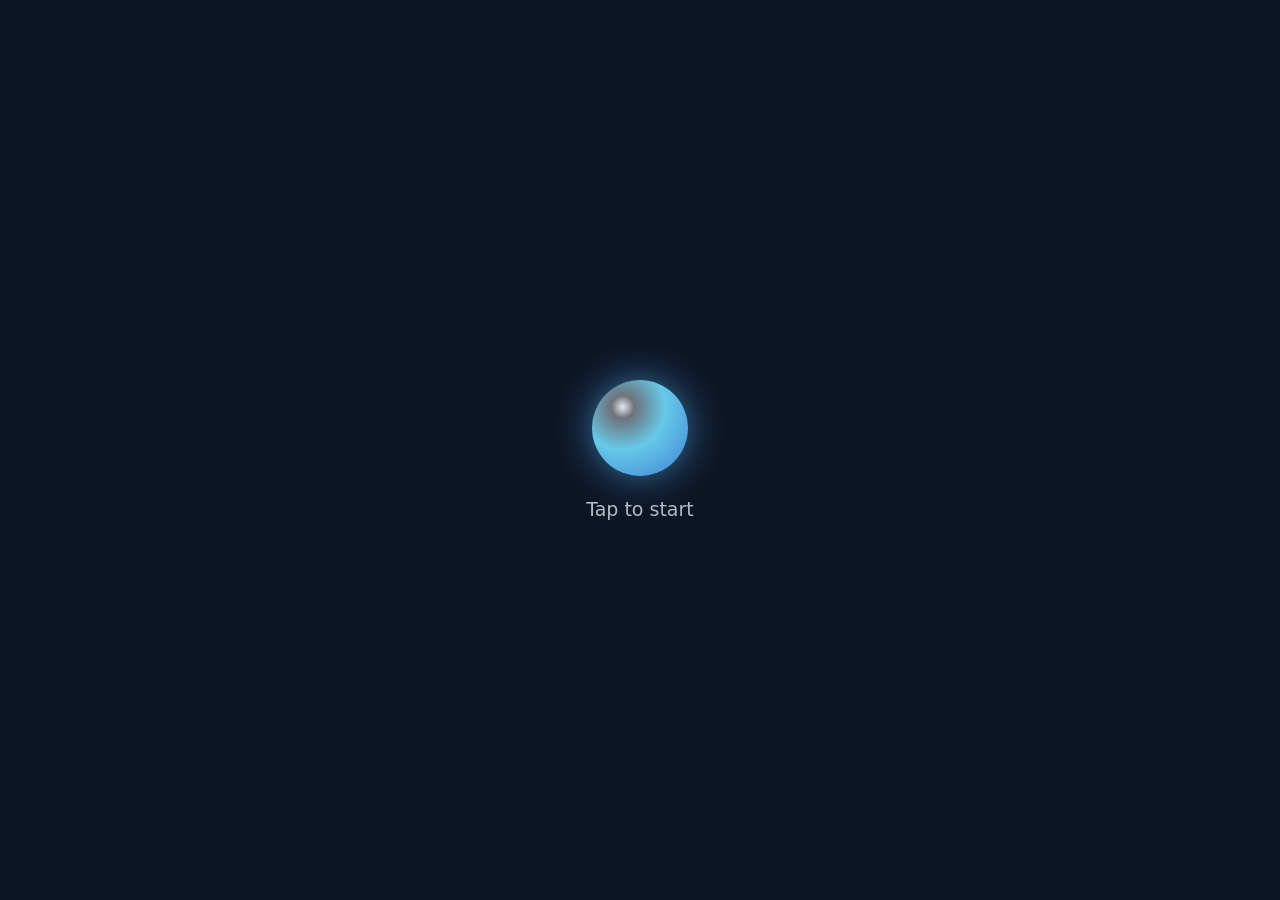
<file: index.html>
<!DOCTYPE html>
<html lang="en">
<head>
<meta charset="utf-8">
<meta name="viewport" content="width=device-width, initial-scale=1, viewport-fit=cover, maximum-scale=1, user-scalable=no">
<meta name="apple-mobile-web-app-capable" content="yes">
<meta name="apple-mobile-web-app-status-bar-style" content="black-translucent">
<meta name="apple-mobile-web-app-title" content="Playtime">
<meta name="color-scheme" content="dark">
<meta name="description" content="A self-contained play app for very young children. No data leaves the device.">
<title>Playtime</title>
<!-- Asset URLs carry ?v= so a freshly fetched index.html can never be paired
     with stale cached scripts. Bump the version on every release. -->
<link rel="manifest" href="manifest.webmanifest?v=3.36.0">
<link rel="apple-touch-icon" href="apple-touch-icon.png">
<link rel="icon" href="icon-192.png">
<link rel="stylesheet" href="style.css?v=3.36.0">
</head>
<body>

<!-- ===== Start curtain: iOS forbids audio until a real user gesture ===== -->
<div id="curtain" role="status">
  <div class="curtain-inner">
    <div class="curtain-dot"></div>
    <p>Tap to start</p>
  </div>
</div>

<!-- ===== Home menu (parent-facing territory) ===== -->
<main id="menu" aria-label="Choose a game" hidden>
  <h1 class="menu-title">Playtime</h1>
  <div id="menu-grid" class="menu-grid"><!-- tiles injected by app.js --></div>
  <div class="menu-foot">
    <button type="button" id="add-photos-btn" class="ghost-btn">Add photos</button>
    <button type="button" id="character-btn" class="ghost-btn">Set her picture</button>
    <button type="button" id="recalib-btn" class="ghost-btn subtle" hidden>Redo tap positions</button>
    <button type="button" id="sound-check-btn" class="ghost-btn subtle">Sound check</button>
    <input type="file" id="character-input" accept="image/*" hidden>
    <span class="foot-note">Photos stay on this iPad. Nothing is uploaded.</span>
    <pre id="sound-report" hidden></pre>
  </div>
  <input type="file" id="photo-input" accept="image/*" multiple hidden>
</main>

<!-- ===== Play surface: one mode mounts here at a time ===== -->
<section id="play" aria-label="Play area" hidden>
  <canvas id="trails" aria-hidden="true"></canvas>
  <canvas id="fx" aria-hidden="true"></canvas>
  <div id="stage"></div>
</section>

<!-- ===== Exit guard: hold both top corners ===== -->
<div id="guard" aria-hidden="true">
  <div class="guard-corner" data-corner="left"></div>
  <div class="guard-corner" data-corner="right"></div>
  <svg id="guard-ring" viewBox="0 0 120 120" aria-hidden="true">
    <circle class="ring-bg" cx="60" cy="60" r="52"></circle>
    <circle class="ring-fg" cx="60" cy="60" r="52"></circle>
  </svg>
  <p id="guard-label">Keep holding…</p>
  <p id="guard-hint">Hold both top corners for 3 seconds to go back</p>
</div>

<script src="config.js?v=3.36.0"></script>
<script src="audio.js?v=3.36.0"></script>
<script src="storage.js?v=3.36.0"></script>
<script src="sprites.js?v=3.36.0"></script>
<script src="mode-float.js?v=3.36.0"></script>
<script src="mode-body.js?v=3.36.0"></script>
<script src="mode-learn.js?v=3.36.0"></script>
<script src="mode-scene.js?v=3.36.0"></script>
<script src="mode-photos.js?v=3.36.0"></script>
<script src="mode-findus.js?v=3.36.0"></script>
<script src="app.js?v=3.36.0"></script>
</body>
</html>
</file>
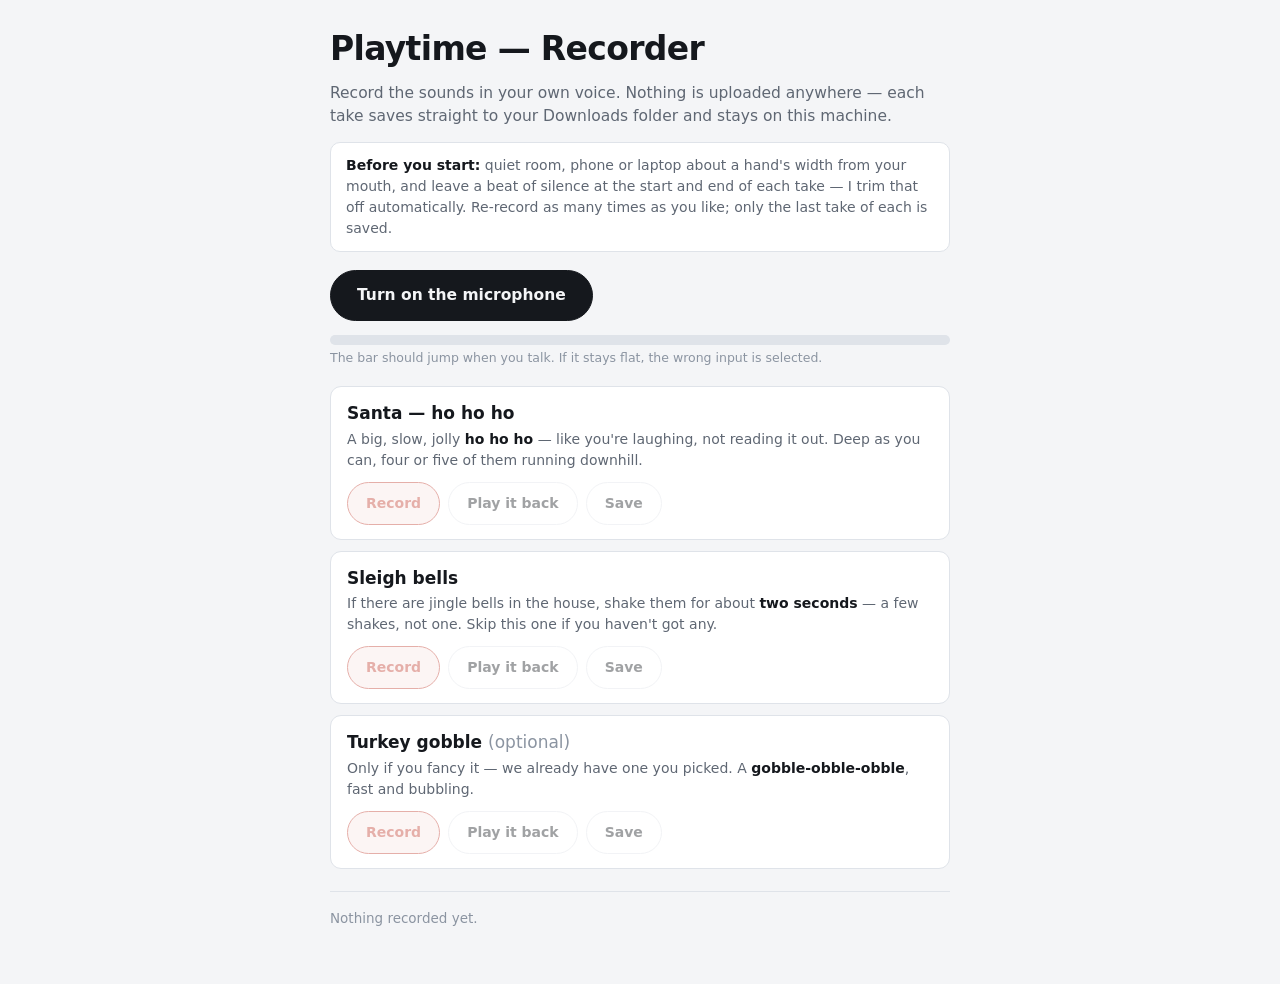
<file: record.html>
<!doctype html>
<meta charset="utf-8">
<meta name="viewport" content="width=device-width,initial-scale=1,viewport-fit=cover">
<title>Playtime — Recorder</title>
<style>
:root{
  --bg:#f4f5f7; --card:#fff; --ink:#15181d; --ink-2:#5f6773; --ink-3:#8b94a1;
  --rule:#dfe3e9; --ok:#2d7a52; --ok-bg:#e3f1e9; --rec:#c0392b; --rec-bg:#fae8e6;
  --accent:#15181d;
  --display:system-ui,-apple-system,"Segoe UI",sans-serif;
}
@media (prefers-color-scheme:dark){:root{
  --bg:#101216; --card:#191c22; --ink:#eceef2; --ink-2:#9aa3b0; --ink-3:#6c7684;
  --rule:#2b2f38; --ok:#6cc48a; --ok-bg:#15291e; --rec:#e08585; --rec-bg:#2e1a1a;
  --accent:#eceef2; color-scheme:dark;}}
*{box-sizing:border-box}
body{margin:0;background:var(--bg);color:var(--ink);font-family:var(--display);
  padding:24px 16px 56px;line-height:1.5}
.wrap{max-width:620px;margin:0 auto}
h1{font-size:clamp(25px,6vw,33px);margin:0 0 8px;letter-spacing:-.02em}
p.lede{color:var(--ink-2);margin:0 0 14px;font-size:15.5px}
.tips{background:var(--card);border:1px solid var(--rule);border-radius:10px;
  padding:12px 15px;font-size:14px;color:var(--ink-2);margin:0 0 18px}
.tips b{color:var(--ink)}
button{font:inherit;cursor:pointer;border-radius:999px;border:1px solid var(--rule);
  background:var(--card);color:var(--ink);padding:10px 18px;font-weight:600;font-size:14px}
button:disabled{opacity:.4;cursor:default}
button:focus-visible{outline:2.5px solid #2a5ea8;outline-offset:2px}
#arm{background:var(--accent);color:var(--bg);border-color:var(--accent);
  padding:13px 26px;font-size:15.5px}
.meter{height:10px;border-radius:5px;background:var(--rule);overflow:hidden;margin:14px 0 4px}
.meter i{display:block;height:100%;width:0;background:var(--ok);transition:width .05s linear}
.hint{font-size:12.5px;color:var(--ink-3);min-height:16px;margin:0 0 18px}
.item{background:var(--card);border:1px solid var(--rule);border-radius:11px;
  padding:14px 16px;margin-bottom:11px}
.item.done{border-color:var(--ok)}
.item h2{font-size:17px;margin:0 0 2px}
.item .say{color:var(--ink-2);font-size:14px;margin:0 0 11px}
.item .say em{color:var(--ink);font-style:normal;font-weight:600}
.row{display:flex;gap:8px;flex-wrap:wrap;align-items:center}
.rec{background:var(--rec-bg);border-color:var(--rec);color:var(--rec)}
.rec.on{background:var(--rec);color:#fff}
.stat{font-size:12.5px;color:var(--ink-3);margin-left:2px}
.stat.ok{color:var(--ok)}
.foot{margin-top:22px;padding-top:16px;border-top:1px solid var(--rule);
  font-size:13.5px;color:var(--ink-3)}
.err{background:var(--rec-bg);border:1px solid var(--rec);color:var(--rec);
  border-radius:9px;padding:11px 14px;font-size:14px;margin-bottom:16px}
</style>

<div class="wrap">
<h1>Playtime — Recorder</h1>
<p class="lede">Record the sounds in your own voice. Nothing is uploaded anywhere — each take saves straight to your Downloads folder and stays on this machine.</p>

<div class="tips">
  <b>Before you start:</b> quiet room, phone or laptop about a hand's width from your mouth,
  and leave a beat of silence at the start and end of each take — I trim that off automatically.
  Re-record as many times as you like; only the last take of each is saved.
</div>

<div id="err"></div>
<button id="arm" type="button">Turn on the microphone</button>
<div class="meter"><i id="lvl"></i></div>
<p class="hint" id="hint">The bar should jump when you talk. If it stays flat, the wrong input is selected.</p>

<div id="list"></div>

<div class="foot" id="foot"></div>
</div>

<script>
/* Each take is captured with MediaRecorder and saved as a file. No server,
   no upload: this page is static and never sends the audio anywhere. */
var ITEMS = [
  { id:"hohoho", title:"Santa — ho ho ho",
    say:"A big, slow, jolly <em>ho ho ho</em> — like you're laughing, not reading it out. Deep as you can, four or five of them running downhill." },
  { id:"sleighbells", title:"Sleigh bells",
    say:"If there are jingle bells in the house, shake them for about <em>two seconds</em> — a few shakes, not one. Skip this one if you haven't got any." },
  { id:"gobble", title:"Turkey gobble <span style='font-weight:400;color:var(--ink-3)'>(optional)</span>",
    say:"Only if you fancy it — we already have one you picked. A <em>gobble-obble-obble</em>, fast and bubbling." }
];

var stream = null, ctx = null, analyser = null, armed = false;
var takes = {};

function show(msg){
  document.getElementById("err").innerHTML = msg ? '<div class="err">'+msg+'</div>' : "";
}

document.getElementById("arm").addEventListener("click", function(){
  if (!navigator.mediaDevices || !navigator.mediaDevices.getUserMedia){
    show("This browser won't give a page microphone access. Try Chrome or Edge."); return;
  }
  navigator.mediaDevices.getUserMedia({ audio:{
      echoCancellation:false, noiseSuppression:false, autoGainControl:false } })
    .then(function(s){
      stream = s; armed = true; show("");
      document.getElementById("arm").textContent = "Microphone is on";
      document.getElementById("arm").disabled = true;
      ctx = new (window.AudioContext||window.webkitAudioContext)();
      /* A context can come up suspended even when it was created inside a
         click. Left suspended the analyser sees nothing and the level bar
         stays flat while the recording is in fact fine - which would tell
         you the microphone is dead when it is not. */
      var go = (ctx.state === "suspended") ? ctx.resume() : Promise.resolve();
      go.then(function(){
        analyser = ctx.createAnalyser(); analyser.fftSize = 1024;
        ctx.createMediaStreamSource(s).connect(analyser);
        meter();
        if (ctx.state !== "running")
          document.getElementById("hint").textContent =
            "Level meter unavailable in this browser — recording still works, play each take back to check it.";
        render();
      });
    })
    .catch(function(e){
      show("The microphone was blocked (" + (e && e.name) + "). Allow it for this site in the padlock menu, then press the button again.");
    });
});

function meter(){
  /* a timer, not requestAnimationFrame: rAF is throttled to nothing in a
     background tab, and a frozen level bar reads as a dead microphone */
  var buf = new Uint8Array(analyser.fftSize);
  setInterval(function(){
    analyser.getByteTimeDomainData(buf);
    var peak = 0;
    for (var i=0;i<buf.length;i++){ var v = Math.abs(buf[i]-128)/128; if (v>peak) peak=v; }
    var el = document.getElementById("lvl");
    var pct = Math.min(100, peak * 140);
    window.__peakSeen = Math.max(window.__peakSeen || 0, pct);   /* for tests */
    el.style.width = pct.toFixed(0) + "%";
    el.style.background = peak > 0.95 ? "var(--rec)" : "var(--ok)";   /* clipping */
  }, 40);
}

function ext(type){
  if (/ogg/.test(type)) return "ogg";
  if (/mp4|m4a|aac/.test(type)) return "m4a";
  return "webm";
}

function render(){
  var list = document.getElementById("list");
  list.innerHTML = "";
  ITEMS.forEach(function(it){
    var card = document.createElement("div");
    card.className = "item" + (takes[it.id] ? " done" : "");
    card.innerHTML = '<h2>'+it.title+'</h2><p class="say">'+it.say+'</p>';
    var row = document.createElement("div"); row.className = "row";

    var rec = document.createElement("button");
    rec.className = "rec"; rec.type = "button";
    rec.textContent = takes[it.id] ? "Record again" : "Record";
    rec.disabled = !armed;

    var play = document.createElement("button");
    play.type = "button"; play.textContent = "Play it back";
    play.disabled = !takes[it.id];
    play.addEventListener("click", function(){
      var a = new Audio(URL.createObjectURL(takes[it.id].blob)); a.play();
    });

    var save = document.createElement("button");
    save.type = "button"; save.textContent = "Save";
    save.disabled = !takes[it.id];
    save.addEventListener("click", function(){ saveOne(it.id); });

    var stat = document.createElement("span");
    stat.className = "stat" + (takes[it.id] ? " ok" : "");
    stat.textContent = takes[it.id]
      ? ("recorded — " + takes[it.id].secs.toFixed(1) + "s") : "";

    var mr = null, t0 = 0;
    rec.addEventListener("click", function(){
      if (mr && mr.state === "recording"){ mr.stop(); return; }
      var chunks = [];
      try { mr = new MediaRecorder(stream); }
      catch(e){ show("This browser can't record audio (" + e.name + ")."); return; }
      mr.ondataavailable = function(e){ if (e.data && e.data.size) chunks.push(e.data); };
      mr.onstop = function(){
        var blob = new Blob(chunks, { type: mr.mimeType || "audio/webm" });
        takes[it.id] = { blob: blob, secs: (Date.now()-t0)/1000, type: mr.mimeType || "audio/webm" };
        render(); updateFoot();
      };
      t0 = Date.now();
      mr.start();
      rec.classList.add("on"); rec.textContent = "Stop";
      play.disabled = true; save.disabled = true;
      stat.className = "stat"; stat.textContent = "recording…";
      /* hard stop so a forgotten tab does not record for an hour */
      setTimeout(function(){ if (mr && mr.state === "recording") mr.stop(); }, 20000);
    });

    row.appendChild(rec); row.appendChild(play); row.appendChild(save); row.appendChild(stat);
    card.appendChild(row);
    list.appendChild(card);
  });
  updateFoot();
}

function saveOne(id){
  var t = takes[id]; if (!t) return;
  var a = document.createElement("a");
  a.href = URL.createObjectURL(t.blob);
  a.download = "playtime-" + id + "." + ext(t.type);
  document.body.appendChild(a); a.click(); a.remove();
}

function updateFoot(){
  var done = Object.keys(takes);
  var foot = document.getElementById("foot");
  if (!done.length){ foot.textContent = "Nothing recorded yet."; return; }
  foot.innerHTML = "";
  var b = document.createElement("button");
  b.type = "button"; b.textContent = "Save all " + done.length + " to Downloads";
  b.addEventListener("click", function(){
    done.forEach(function(id, i){ setTimeout(function(){ saveOne(id); }, i*500); });
  });
  foot.appendChild(b);
  var p = document.createElement("p");
  p.style.marginTop = "12px";
  p.textContent = "Saved as playtime-<name> in your Downloads folder. Tell Claude when they're there.";
  foot.appendChild(p);
}

render();
</script>
</file>
<file: style.css>
/* ===========================================================================
   Playtime — stylesheet
   The LOCKDOWN block is load-bearing. Read the comments before changing it.
   =========================================================================== */
:root{
  --bg-top:#1a2740; --bg-bottom:#0d1524;
  --ink:#eaf0f8; --ink-dim:#9fb0c4;
  --panel:#162034; --panel-2:#1d2b45; --rule:#2b3a55;
}

/* ---------------------------------------------------------------------------
   LOCKDOWN — stops a toddler triggering browser behaviour instead of the app.
   `user-scalable=no` in the viewport tag is IGNORED by iOS. touch-action is
   what actually works.
   --------------------------------------------------------------------------- */
html,body{
  margin:0;padding:0;height:100%;width:100%;
  position:fixed;inset:0;overflow:hidden;
  overscroll-behavior:none;        /* no pull-to-refresh, no rubber-band */
  touch-action:none;               /* no pinch-zoom, no double-tap-zoom */
  background:var(--bg-bottom);     /* opaque: safe-area bleed must not show through */
}
*{
  -webkit-user-select:none;user-select:none;
  -webkit-touch-callout:none;              /* no long-press save-image menu */
  -webkit-tap-highlight-color:transparent; /* no grey flash on tap */
  box-sizing:border-box;
}
body{
  font-family:-apple-system,BlinkMacSystemFont,"Segoe UI",system-ui,sans-serif;
  color:var(--ink);
  background:radial-gradient(ellipse at 50% 0%,var(--bg-top) 0%,var(--bg-bottom) 70%);
}
[hidden]{display:none !important}

/* ---------- start curtain ---------- */
#curtain{position:fixed;inset:0;z-index:60;display:flex;align-items:center;
  justify-content:center;background:var(--bg-bottom);transition:opacity .4s ease}
#curtain.gone{opacity:0;pointer-events:none}
.curtain-inner{text-align:center}
.curtain-dot{width:96px;height:96px;margin:0 auto 22px;border-radius:50%;
  background:radial-gradient(circle at 32% 28%,rgba(255,255,255,.9) 0%,
    rgba(255,255,255,.4) 12%,#67c9e8 45%,#3d7fd6 100%);
  box-shadow:0 0 44px -6px #4a9fe0;animation:breathe 2.6s ease-in-out infinite}
@keyframes breathe{0%,100%{transform:scale(1)}50%{transform:scale(1.09)}}
.curtain-inner p{margin:0;font-size:19px;font-weight:500;opacity:.75}

/* ---------- menu ---------- */
/* The menu scrolls now. With fifteen games it is taller than an iPad in
   landscape, and a centred flex column clips BOTH ends when it overflows -
   which is how the title disappeared off the top. `safe center` keeps it
   centred while it fits and pins it to the start once it does not. */
#menu{position:fixed;inset:0;z-index:40;display:flex;flex-direction:column;
  align-items:center;justify-content:safe center;gap:22px;
  overflow-y:auto;-webkit-overflow-scrolling:touch;
  padding:calc(env(safe-area-inset-top) + 20px) 24px calc(env(safe-area-inset-bottom) + 24px)}
.menu-title{font-size:clamp(24px,4vw,34px);font-weight:600;letter-spacing:-.01em;margin:0;opacity:.9}
.menu-grid{display:grid;gap:18px;width:100%;max-width:760px;
  grid-template-columns:repeat(2,minmax(0,1fr))}
@media (min-width:900px) and (orientation:landscape){
  .menu-grid{grid-template-columns:repeat(5,minmax(0,1fr));max-width:1180px}
}
.mode-tile{
  position:relative;border:none;cursor:pointer;border-radius:26px;padding:26px 16px 20px;
  display:flex;flex-direction:column;align-items:center;gap:14px;
  background:linear-gradient(160deg,color-mix(in srgb,var(--hue) 92%,#fff 8%),
    color-mix(in srgb,var(--hue) 62%,#000 38%));
  box-shadow:0 10px 30px -12px var(--hue),inset 0 1px 0 rgba(255,255,255,.28);
  color:#0e1626;min-height:150px;transition:transform .12s ease;
}
.mode-tile:active{transform:scale(.96)}
.mode-tile:focus-visible{outline:4px solid #fff;outline-offset:4px}
.mode-name{font-size:19px;font-weight:700;letter-spacing:-.01em}
.mode-art{width:66px;height:66px;display:block}
.mode-art svg{width:100%;height:100%;display:block;filter:drop-shadow(0 2px 6px rgba(0,0,0,.28))}
.mode-count{font-size:12.5px;font-weight:600;opacity:.6;letter-spacing:.01em;min-height:15px}
.menu-foot{display:flex;flex-direction:column;align-items:center;gap:8px;text-align:center}
.ghost-btn{background:var(--panel-2);color:var(--ink);border:1px solid var(--rule);
  border-radius:12px;padding:11px 20px;font-size:15px;font-weight:500;cursor:pointer}
.ghost-btn:active{background:var(--panel)}
.ghost-btn:disabled{opacity:.6}
.foot-note{font-size:12.5px;color:var(--ink-dim);max-width:44ch}
.ghost-btn.subtle{padding:7px 14px;font-size:13px;opacity:.75}
.menu-foot{flex-direction:row;flex-wrap:wrap;justify-content:center;gap:10px 14px}
#sound-report{margin:4px 0 0;font-size:11.5px;line-height:1.5;color:var(--ink-dim);
  background:var(--panel);border:1px solid var(--rule);border-radius:10px;padding:10px 13px;
  max-width:100%;overflow-x:auto;white-space:pre-wrap;text-align:left;flex-basis:100%}

/* ---------- play surface ---------- */
#play{position:fixed;inset:0;z-index:10}
#trails,#fx{position:fixed;inset:0;width:100%;height:100%;display:block;
  touch-action:none;pointer-events:none}
#trails{z-index:1}
#fx{z-index:3}
#stage{position:fixed;inset:0;z-index:2;touch-action:none;
  padding:env(safe-area-inset-top) env(safe-area-inset-right)
          env(safe-area-inset-bottom) env(safe-area-inset-left)}

/* ---------- floating objects ---------- */
.floater{position:absolute;border:none;padding:0;margin:0;background:transparent;
  cursor:pointer;touch-action:none;will-change:transform;border-radius:50%}
.floater-art{display:block;width:100%;height:100%;
  filter:drop-shadow(0 0 22px var(--glow)) drop-shadow(0 6px 14px rgba(0,0,0,.45))}
.floater-art svg{width:100%;height:100%;display:block}
.floater:focus-visible{outline:4px solid #fff;outline-offset:6px}

/* The word that appears when an object is popped. Spoken words vanish;
   this stays long enough to connect sound to symbol. */
/* The word sits over whatever is behind it. In the float modes that is a dark
   background, but the body illustration is on a near-white card, and white
   text with only a soft shadow was barely readable there. A dark stroke drawn
   BEHIND the glyphs (paint-order) reads on both without a box that would cover
   the picture. The stroke cannot go on the transform, because .show animates
   transform and would discard it. */
.float-label,.body-label{
  position:absolute;left:0;right:0;bottom:calc(env(safe-area-inset-bottom) + 22px);
  text-align:center;font-size:clamp(30px,6.5vw,58px);font-weight:800;letter-spacing:-.02em;
  color:#fff;paint-order:stroke fill;-webkit-text-stroke:6px rgba(9,13,20,.72);
  text-shadow:0 4px 22px rgba(0,0,0,.75),0 0 4px rgba(0,0,0,.9);
  opacity:0;pointer-events:none;z-index:6}
.float-label.show,.body-label.show{animation:labelPop 2.1s cubic-bezier(.2,.8,.3,1) forwards}
@keyframes labelPop{
  0%{opacity:0;transform:translateY(16px) scale(.86)}
  14%{opacity:1;transform:translateY(0) scale(1.04)}
  24%{transform:scale(1)}
  72%{opacity:1}
  100%{opacity:0;transform:translateY(-8px)}}

/* ---------------------------------------------------------------------------
   ANIMATIONS run on ::before, NEVER on .bubble itself.
   JS positions .bubble with an inline translate3d(). A CSS animation on the
   same element OVERRIDES inline styles while it runs — animating transform on
   .bubble threw the position away and pinned every respawned bubble to (0,0),
   the top-left corner, permanently (fill-mode: forwards). This was a real
   shipped bug. .bubble's transform belongs to JS; ::before's belongs to CSS.
   --------------------------------------------------------------------------- */
@keyframes pop{0%{transform:scale(1);opacity:1}35%{transform:scale(1.3);opacity:.95}
  100%{transform:scale(1.75);opacity:0}}
.floater.popping .floater-art{animation:pop 380ms cubic-bezier(.2,.7,.4,1) forwards}
.floater.popping{pointer-events:none}
@keyframes rise{from{transform:scale(.35);opacity:0}to{transform:scale(1);opacity:1}}
.floater.entering .floater-art{animation:rise 560ms cubic-bezier(.2,.8,.3,1) forwards}
/* a slow idle wobble gives the objects life without being distracting */
@keyframes sway{0%,100%{transform:rotate(-2.5deg)}50%{transform:rotate(2.5deg)}}
.floater:not(.popping):not(.entering) .floater-art{animation:sway 4.5s ease-in-out infinite}

/* ---------- animals ---------- */
.tile-grid{position:absolute;inset:0;display:grid;gap:clamp(8px,1.6vw,18px);
  padding:clamp(10px,2vw,22px);
  grid-template-columns:repeat(2,minmax(0,1fr));align-content:center}
@media (orientation:landscape){.tile-grid{grid-template-columns:repeat(4,minmax(0,1fr))}}
.tile{position:relative;border:none;border-radius:24px;cursor:pointer;
  display:flex;flex-direction:column;align-items:center;justify-content:center;gap:2px;
  background:linear-gradient(165deg,rgba(255,255,255,.1),rgba(0,0,0,.22));
  box-shadow:inset 0 1px 0 rgba(255,255,255,.14),0 8px 24px -14px #000;
  padding:6px;min-height:0;overflow:hidden}
.tile:focus-visible{outline:4px solid #fff;outline-offset:3px}
.tile-inner{display:block;width:100%;flex:1;min-height:0;display:flex;
  align-items:center;justify-content:center}
.tile-inner svg{width:100%;height:100%;max-height:100%;display:block}
.tile-label{font-size:clamp(13px,1.8vw,18px);font-weight:700;color:var(--ink);
  opacity:.9;letter-spacing:-.01em;padding-bottom:2px}
@keyframes bounce{0%{transform:scale(1)}30%{transform:scale(1.14)}
  55%{transform:scale(.95)}100%{transform:scale(1)}}
.tile-inner.bounce{animation:bounce 420ms cubic-bezier(.3,.7,.4,1)}

/* ---------- body parts ---------- */
.body-wrap{position:absolute;top:46%;left:50%;transform:translate(-50%,-50%);
  height:min(88%,calc(100vw * 0.95));aspect-ratio:1/1;max-width:94%}
.body-svg{width:100%;height:100%;display:block}
/* a custom illustration fills the same box the drawn figure used, so the
   percentage hit areas mean the same thing in both cases */
/* The wrap is sized to the IMAGE's own ratio, which JS writes onto it as
   --char-ar / --char-arn once the image has loaded (a parent's photo can be
   any shape, so it cannot be hard-coded here).

   The previous rule let the box shrink-wrap the image (width:auto with
   max-width on the image itself). That is a circular constraint, and Chrome
   resolved it by squashing the picture: 896x1195 rendered as 384x942 in
   portrait - visibly stretched - and the hit areas, being percentages of that
   box, shrank to 34px, under the 44pt minimum. Deriving the width from a
   definite height and an explicit ratio removes the circularity. */
.body-wrap.custom{
  aspect-ratio:var(--char-ar,896/1195);
  /* 92%, not more: the wrap is centred on top:46%, so a 92%-tall box lands
     exactly between the top edge and 92% down, leaving the bottom strip free
     for the spoken word. At 94% it hung 1% off the top of the screen. */
  height:min(92%,calc(96vw / var(--char-arn,0.7498)));
  width:auto;max-width:none}
.body-img{width:100%;height:100%;object-fit:contain;display:block;
  -webkit-user-drag:none;pointer-events:none;border-radius:8px}
.body-wrap.custom .body-img{transition:filter .5s ease}
.body-wrap.custom.focusing .body-img{filter:brightness(.86);transition:filter .18s ease}

/* ---------- calibration wizard (parent-facing, runs once) ---------- */
.calib{position:absolute;inset:0;z-index:8;pointer-events:none}
.calib-bar{position:absolute;left:50%;top:0;transform:translateX(-50%);
  pointer-events:auto;background:rgba(14,20,30,.93);border:1px solid var(--rule);
  border-radius:0 0 18px 18px;padding:14px 22px 12px;text-align:center;
  min-width:min(420px,92vw);box-shadow:0 12px 34px -14px #000}
.calib-ask{margin:0;font-size:20px;font-weight:700;letter-spacing:-.01em}
.calib-sub{margin:3px 0 10px;font-size:13px;color:var(--ink-dim)}
.calib-row{display:flex;gap:10px;align-items:center;justify-content:center}
.calib-count{font-family:ui-monospace,Menlo,monospace;font-size:12px;color:var(--ink-dim)}
/* aspect-ratio:1 is load-bearing. Only the WIDTH is set in JS, as a
   percentage of the illustration's width; height is derived from it in pixels
   so every target is a true circle. Setting height as a percentage too would
   measure against the container HEIGHT and, on a 896x1195 portrait image,
   turn every target into a tall ellipse that overlaps its neighbours. */
.hotspot{position:absolute;transform:translate(-50%,-50%);border:none;padding:0;
  aspect-ratio:1;height:auto;
  background:transparent;border-radius:50%;cursor:pointer;touch-action:none}
.hotspot:focus-visible{outline:4px solid #fff;outline-offset:2px}

/* The selected part gets a ring AND a glow, held for ~2s. A toddler needs to
   see WHICH thing she touched at the same moment she hears its name —
   without the outline the spoken word has nothing to attach to. */
.hotspot::after{
  content:"";position:absolute;inset:-6%;border-radius:50%;
  border:0 solid rgba(255,236,160,0);opacity:0;pointer-events:none}
.hotspot.hit::after{animation:partGlow 2.1s cubic-bezier(.2,.8,.3,1) forwards}
@keyframes partGlow{
  0%   {opacity:0;border-width:0;transform:scale(.72);
        border-color:rgba(255,236,160,0);box-shadow:0 0 0 0 rgba(255,206,74,0)}
  16%  {opacity:1;border-width:7px;transform:scale(1.08);
        border-color:rgba(255,241,178,.98);box-shadow:0 0 38px 13px rgba(255,206,74,.6),inset 0 0 22px 6px rgba(255,224,130,.4)}
  30%  {transform:scale(1)}
  76%  {opacity:1;border-width:7px;
        border-color:rgba(255,241,178,.92);box-shadow:0 0 28px 8px rgba(255,206,74,.42),inset 0 0 18px 4px rgba(255,224,130,.3)}
  100% {opacity:0;border-width:7px;transform:scale(1.14);
        border-color:rgba(255,241,178,0);box-shadow:0 0 0 0 rgba(255,206,74,0)}}

/* the whole figure dims slightly so the lit part reads as the subject */
.body-wrap.focusing .body-svg{filter:brightness(.86);transition:filter .18s ease}
.body-wrap .body-svg{transition:filter .5s ease}

/* ---------- photos ---------- */
.photo-wrap{position:absolute;inset:0;overflow:hidden;touch-action:none;
  display:flex;align-items:center;justify-content:center}
.photo-img{max-width:100%;max-height:100%;width:auto;height:auto;display:block;
  will-change:transform;transform-origin:center center;pointer-events:none;
  -webkit-user-drag:none;border-radius:6px}
.photo-dots{position:absolute;left:0;right:0;bottom:calc(env(safe-area-inset-bottom) + 14px);
  display:flex;gap:7px;justify-content:center;pointer-events:none}
.photo-dots .dot{width:7px;height:7px;border-radius:50%;background:rgba(255,255,255,.3)}
.photo-dots .dot.on{background:rgba(255,255,255,.95)}
.photo-empty{position:absolute;inset:0;display:flex;flex-direction:column;
  align-items:center;justify-content:center;gap:6px;text-align:center;padding:24px}
.photo-empty p{margin:0;font-size:19px;font-weight:600}
.photo-empty .sub{font-size:14.5px;font-weight:400;color:var(--ink-dim);max-width:34ch}
.photo-empty-icon{width:78px;height:60px;border-radius:10px;margin-bottom:12px;
  border:2px solid var(--rule);background:linear-gradient(160deg,var(--panel-2),var(--panel));
  position:relative}
.photo-empty-icon::after{content:"";position:absolute;left:12px;bottom:10px;width:24px;height:18px;
  border-radius:4px;background:var(--rule)}

/* ---------- exit guard ---------- */
/* Hidden outright on the menu. The menu IS home, so a "hold to go back"
   hint there is both wrong and in the way of the top row of games. */
#guard[aria-hidden="true"]{display:none}
#guard{position:fixed;inset:0;z-index:50;pointer-events:none}

/* The corners are ALWAYS faintly visible while a game is open. An invisible
   gesture is one a parent has to remember; a visible one is one they can see.
   Dim enough that a toddler has no reason to aim for it. */
/* pointer-events:auto so the corner ALWAYS receives the touch, whatever mode
   is running underneath. #guard itself stays pass-through. */
.guard-corner{position:absolute;top:0;width:110px;height:110px;opacity:.55;
  transition:opacity .15s ease;pointer-events:auto;touch-action:none;
  -webkit-tap-highlight-color:transparent}
.guard-corner.pressed{opacity:1}
.guard-corner.pressed::before{border-color:rgba(255,255,255,.95);
  background:rgba(255,255,255,.2)}
.guard-corner::before{
  content:"";position:absolute;top:0;width:110px;height:110px;
  border:3px solid rgba(255,255,255,.5);
}
.guard-corner[data-corner="left"]{left:0}
.guard-corner[data-corner="left"]::before{left:0;
  border-top:none;border-left:none;border-radius:0 0 26px 0;
  background:radial-gradient(circle at 0 0,rgba(255,255,255,.10),transparent 72%)}
.guard-corner[data-corner="right"]{right:0}
.guard-corner[data-corner="right"]::before{right:0;
  border-top:none;border-right:none;border-radius:0 0 0 26px;
  background:radial-gradient(circle at 100% 0,rgba(255,255,255,.10),transparent 72%)}
#guard.active .guard-corner{opacity:1}
#guard.active .guard-corner::before{
  border-color:rgba(255,255,255,.95);
  background:rgba(255,255,255,.14)}
#guard-ring{position:absolute;top:50%;left:50%;width:120px;height:120px;
  transform:translate(-50%,-50%) rotate(-90deg);opacity:0;transition:opacity .2s ease}
#guard.active #guard-ring{opacity:1}
.ring-bg{fill:none;stroke:rgba(255,255,255,.16);stroke-width:7}
.ring-fg{fill:none;stroke:#ffffff;stroke-width:7;stroke-linecap:round}
#guard-label{position:absolute;top:calc(50% + 78px);left:0;right:0;text-align:center;
  margin:0;font-size:15px;font-weight:600;letter-spacing:.02em;opacity:0;
  transition:opacity .2s ease;text-shadow:0 2px 10px rgba(0,0,0,.6)}
#guard.active #guard-label{opacity:.92}

/* A one-off hint the first few seconds a game is open, so the parent learns
   the gesture without having to be told twice. */
#guard-hint{position:absolute;top:122px;left:0;right:0;text-align:center;margin:0;
  font-size:13.5px;font-weight:500;color:rgba(255,255,255,.82);
  /* same reason as .body-label: in Body mode this text lands on a light card */
  paint-order:stroke fill;-webkit-text-stroke:3.5px rgba(9,13,20,.6);
  text-shadow:0 2px 10px rgba(0,0,0,.6);
  animation:hintFade 6s ease forwards;pointer-events:none}
@keyframes hintFade{0%{opacity:0}12%{opacity:1}70%{opacity:1}100%{opacity:0}}
@media (prefers-reduced-motion:reduce){#guard-hint{animation:none;opacity:0}}

/* 7 tiles: three across on a phone, four across on a landscape iPad */
@media (min-width:900px) and (orientation:landscape){
  .menu-grid{grid-template-columns:repeat(4,minmax(0,1fr));max-width:1040px}
}
.mode-tile{min-height:132px;padding:20px 12px 16px;gap:10px}
.mode-art{width:70px;height:70px}

@media (prefers-reduced-motion:reduce){
  .curtain-dot{animation:none}
  .floater.popping .floater-art{animation-duration:140ms}
  .floater.entering .floater-art{animation-duration:160ms}
  .floater:not(.popping):not(.entering) .floater-art{animation:none}
  .float-label.show,.body-label.show{animation-duration:1.2s}
}

/* ---------- letters & counting ------------------------------------------
   One scrollable grid of big tiles. Targets are deliberately far above the
   44pt minimum: at this age the tap is a whole-hand slap, not a fingertip. */
/* The first row starts BELOW the two exit corners. They are 110px squares in
   the top corners and they sit above everything, so a tile tucked under one
   is a tile that cannot be tapped - and the "hold to go back" hint was
   landing across the third tile. */
.learn-wrap{position:absolute;inset:0;overflow-y:auto;-webkit-overflow-scrolling:touch;
  display:grid;gap:clamp(8px,1.6vw,16px);padding:clamp(10px,2vw,22px);
  padding-top:calc(env(safe-area-inset-top) + 124px);
  padding-bottom:calc(env(safe-area-inset-bottom) + 108px);align-content:start}
.learn-letters{grid-template-columns:repeat(auto-fill,minmax(clamp(96px,14vw,150px),1fr))}
.learn-count{grid-template-columns:repeat(auto-fill,minmax(clamp(120px,18vw,190px),1fr))}
.learn-tile{position:relative;border:none;cursor:pointer;touch-action:manipulation;
  aspect-ratio:1;border-radius:clamp(14px,2.4vw,24px);
  background:linear-gradient(160deg,color-mix(in srgb,var(--hue) 82%,#fff),var(--hue));
  box-shadow:0 10px 26px -12px color-mix(in srgb,var(--hue) 70%,#000), inset 0 2px 0 rgba(255,255,255,.4);
  display:flex;flex-direction:column;align-items:center;justify-content:center;gap:2px;
  color:#fff;padding:6px;transition:transform .16s cubic-bezier(.3,.7,.4,1)}
.learn-tile:active{transform:scale(.94)}
.learn-tile:focus-visible{outline:4px solid #fff;outline-offset:3px}
.learn-glyph{font-family:ui-rounded,"SF Pro Rounded",system-ui,sans-serif;font-weight:800;
  font-size:clamp(38px,7vw,74px);line-height:1;letter-spacing:-.02em;
  text-shadow:0 3px 10px rgba(0,0,0,.22)}
.learn-sub{font-size:clamp(11px,1.5vw,15px);font-weight:600;opacity:.92;letter-spacing:.01em}
.learn-tile.hit{animation:learnPop .62s cubic-bezier(.2,.8,.3,1)}
@keyframes learnPop{
  0%{transform:scale(1);box-shadow:0 10px 26px -12px rgba(0,0,0,.5)}
  35%{transform:scale(1.12);box-shadow:0 0 0 10px rgba(255,255,255,.34),0 14px 34px -10px rgba(0,0,0,.5)}
  100%{transform:scale(1);box-shadow:0 10px 26px -12px rgba(0,0,0,.5)}}

.count-dots{display:flex;flex-wrap:wrap;gap:5px;justify-content:center;
  max-width:82%;margin-top:4px}
.count-dot{width:clamp(9px,1.5vw,15px);height:clamp(9px,1.5vw,15px);border-radius:50%;
  background:rgba(255,255,255,.34);display:block;transition:none}
.count-dot.pop{background:#fff;animation:dotPop .42s cubic-bezier(.2,.8,.3,1) both;
  box-shadow:0 0 12px 2px rgba(255,255,255,.7)}
@keyframes dotPop{0%{transform:scale(.3)}55%{transform:scale(1.35)}100%{transform:scale(1)}}
@media (prefers-reduced-motion:reduce){
  .learn-tile.hit{animation:none}
  .count-dot.pop{animation:none}}

/* ---------- colours & shapes ---------- */
.learn-colours{grid-template-columns:repeat(auto-fill,minmax(clamp(120px,18vw,190px),1fr))}
.learn-shapes {grid-template-columns:repeat(auto-fill,minmax(clamp(120px,18vw,190px),1fr))}
.learn-colours .learn-tile{background:var(--hue);box-shadow:0 10px 26px -12px rgba(0,0,0,.6),inset 0 2px 0 rgba(255,255,255,.28)}
.swatch-name{font-family:ui-rounded,"SF Pro Rounded",system-ui,sans-serif;font-weight:800;
  font-size:clamp(17px,2.6vw,28px);letter-spacing:-.01em;
  paint-order:stroke fill;-webkit-text-stroke:5px rgba(9,13,20,.45)}
.shape-art{width:66%;height:66%;display:block}

/* ---------- scenes ------------------------------------------------------
   A coded sky and ground, with cut-out stickers placed on top. The stickers
   ARE the tap targets, so nothing has to be measured and nothing drifts. */
/* One gradient with hard stops at the horizon. The first version layered a
   second gradient positioned at `0 var(--ground-top)`, but a percentage
   background-position is measured against the LEFTOVER space, not the box, so
   a 48%-tall band placed at "52%" actually started at 27% - the ground came
   out floating in the middle of the sky. */
.scene-wrap{position:absolute;inset:0;overflow:hidden;
  background:linear-gradient(180deg,
    var(--sky-1) 0%,
    var(--sky-2) calc(var(--ground-top) - 1%),
    var(--ground) var(--ground-top),
    var(--ground-2,var(--ground)) 100%)}
/* a low rise on the horizon, so the join is a landscape and not a stripe */
.scene-wrap::before{content:"";position:absolute;left:-10%;right:-10%;
  top:calc(var(--ground-top) - 7%);height:14%;border-radius:50% 50% 0 0;
  background:var(--ground);opacity:.85}
/* sun */
.scene-wrap::after{content:"";position:absolute;right:8%;top:7%;
  width:clamp(44px,7vw,84px);aspect-ratio:1;border-radius:50%;
  background:radial-gradient(circle,#fff6c8 38%,#ffe066 62%,rgba(255,224,102,0) 72%);
  opacity:.9;pointer-events:none}
.scene-wrap.no-sun::after{display:none}
.scene-wrap.no-sun::before{display:none}
.scene-item{position:absolute;transform:translate(-50%,-50%);border:none;padding:0;
  background:transparent;cursor:pointer;touch-action:manipulation;line-height:0;
  filter:drop-shadow(0 8px 12px rgba(20,40,20,.22))}
.scene-item img{width:100%;height:auto;display:block;pointer-events:none;-webkit-user-drag:none}
.scene-item:focus-visible{outline:4px solid #fff;outline-offset:4px;border-radius:12px}
.scene-item:active{transform:translate(-50%,-50%) scale(.95)}
.scene-item.hit{animation:sceneHit .72s cubic-bezier(.2,.8,.3,1)}
@keyframes sceneHit{
  0%  {transform:translate(-50%,-50%) scale(1)}
  28% {transform:translate(-50%,-56%) scale(1.16)}
  55% {transform:translate(-50%,-50%) scale(.97)}
  100%{transform:translate(-50%,-50%) scale(1)}}
@media (prefers-reduced-motion:reduce){.scene-item.hit{animation:none}}

/* ---------- popped tally (Bubbles) ---------- */
.pop-counter{position:absolute;left:calc(env(safe-area-inset-left) + 16px);
  bottom:calc(env(safe-area-inset-bottom) + 16px);z-index:7;pointer-events:none;
  display:flex;align-items:center;gap:8px;color:#dce8f5;
  background:rgba(10,16,26,.5);border:1px solid rgba(255,255,255,.14);
  border-radius:999px;padding:7px 16px 7px 12px;
  font:800 clamp(19px,3vw,28px)/1 ui-rounded,"SF Pro Rounded",system-ui,sans-serif;
  font-variant-numeric:tabular-nums;backdrop-filter:blur(3px)}
.pop-counter svg{width:clamp(18px,2.6vw,25px);height:auto;flex:0 0 auto;opacity:.85}
.pop-counter.bump{animation:popCount .42s cubic-bezier(.2,.8,.3,1)}
@keyframes popCount{0%{transform:scale(1)}40%{transform:scale(1.18)}100%{transform:scale(1)}}
@media (prefers-reduced-motion:reduce){.pop-counter.bump{animation:none}}
/* A sticker floater fits its box without distortion; the box stays square so
   the collision model and the tap target stay honest. */
.floater-img{width:100%;height:100%;object-fit:contain;display:block;
  pointer-events:none;-webkit-user-drag:none;
  filter:drop-shadow(0 6px 10px rgba(0,0,0,.35))}

/* Scenery sits behind the stickers and takes no taps. */
.scene-decor{position:absolute;transform:translate(-50%,-50%) scaleX(var(--flip,1));
  pointer-events:none;line-height:0}
.scene-decor svg{width:100%;height:auto;display:block}
.tile-img{width:100%;height:100%;object-fit:contain;display:block;
  pointer-events:none;-webkit-user-drag:none}

/* ---------- the word, beside the thing ----------------------------------
   It used to sit in a bar across the bottom, where it regularly landed
   behind another animal. Now it is anchored to whatever she touched and
   painted above everything else on the screen. */
.spot-label{position:absolute;z-index:200;pointer-events:none;
  transform:translate(-50%,-100%);white-space:nowrap;
  font-family:ui-rounded,"SF Pro Rounded",system-ui,sans-serif;font-weight:800;
  font-size:clamp(26px,4.4vw,46px);line-height:1;letter-spacing:-.02em;color:#fff;
  paint-order:stroke fill;-webkit-text-stroke:7px rgba(9,13,20,.78);
  text-shadow:0 4px 18px rgba(0,0,0,.6);opacity:0}
.spot-label.below{transform:translate(-50%,0)}
.spot-label.show{animation:spotPop 2.1s cubic-bezier(.2,.8,.3,1) forwards}
@keyframes spotPop{
  0%{opacity:0;transform:translate(-50%,-100%) scale(.8)}
  12%{opacity:1;transform:translate(-50%,-110%) scale(1.06)}
  22%{transform:translate(-50%,-100%) scale(1)}
  75%{opacity:1}
  100%{opacity:0;transform:translate(-50%,-116%) scale(1)}}
.spot-label.below.show{animation-name:spotPopDown}
@keyframes spotPopDown{
  0%{opacity:0;transform:translate(-50%,0) scale(.8)}
  12%{opacity:1;transform:translate(-50%,6%) scale(1.06)}
  22%{transform:translate(-50%,0) scale(1)}
  75%{opacity:1}
  100%{opacity:0;transform:translate(-50%,-10%) scale(1)}}
@media (prefers-reduced-motion:reduce){.spot-label.show{animation-duration:1.1s}}

/* Desktop-only escape hatch. Never rendered on a touch device - see app.js. */
#mouse-back{position:fixed;left:14px;bottom:14px;z-index:300;
  font:600 13.5px/1 -apple-system,BlinkMacSystemFont,system-ui,sans-serif;
  color:#0d1524;background:rgba(255,255,255,.92);border:none;border-radius:999px;
  padding:10px 17px;cursor:pointer;box-shadow:0 6px 18px -6px rgba(0,0,0,.6)}
#mouse-back:hover{background:#fff}
#mouse-back:focus-visible{outline:3px solid #ffce4a;outline-offset:2px}
#mouse-back[hidden]{display:none}

/* ===== Find Us (search-and-find book) ===== */
.fu-view{position:absolute;inset:0;overflow:hidden;background:#f6efe2;touch-action:none;
  -webkit-user-select:none;user-select:none;-webkit-touch-callout:none}
.fu-wrap{position:absolute;transform-origin:50% 50%;will-change:transform}
.fu-img{display:block;width:100%;height:100%;object-fit:contain;pointer-events:none;-webkit-user-drag:none}
.fu-hots{position:absolute;inset:0}
.fu-hot{position:absolute;border-radius:18px}
.fu-hot.fu-found{box-shadow:0 0 0 4px rgba(255,206,74,.95),0 0 28px 8px rgba(255,206,74,.55);
  animation:fuGlow 1.6s ease-out forwards}
@keyframes fuGlow{0%{opacity:1}80%{opacity:1}100%{box-shadow:none}}
.fu-bubble{position:absolute;z-index:5;transform:translate(-50%,-100%);pointer-events:none;
  background:#fff;color:#20304a;font:800 34px/1 -apple-system,BlinkMacSystemFont,system-ui,sans-serif;
  padding:12px 22px;border-radius:999px;box-shadow:0 8px 24px -8px rgba(0,0,0,.45)}
.fu-bubble.pop{animation:fuPop .35s cubic-bezier(.3,1.6,.5,1)}
@keyframes fuPop{from{transform:translate(-50%,-100%) scale(.4)}to{transform:translate(-50%,-100%) scale(1)}}
.fu-nav{position:absolute;z-index:6;bottom:calc(18px + env(safe-area-inset-bottom));width:104px;height:104px;
  padding:0;border:none;border-radius:50%;background:rgba(32,48,74,.72);cursor:pointer;touch-action:none;
  -webkit-tap-highlight-color:transparent}
.fu-next{right:18px}
.fu-prev{left:18px;width:84px;height:84px;opacity:.75}
.fu-nav svg{width:100%;height:100%;display:block}
.fu-ring-bg{fill:none;stroke:rgba(255,255,255,.25);stroke-width:7}
.fu-ring-fg{fill:none;stroke:#ffce4a;stroke-width:7;transform:rotate(-90deg);transform-origin:50% 50%}
.fu-nav.holding{background:rgba(32,48,74,.92)}
.fu-wrap.fu-anim{transition:transform .25s ease-out}
.fu-zoomout{position:absolute;z-index:7;left:50%;transform:translateX(-50%);bottom:calc(48px + env(safe-area-inset-bottom));
  width:92px;height:92px;padding:10px;border:none;border-radius:50%;background:rgba(32,48,74,.8);cursor:pointer;
  touch-action:none;-webkit-tap-highlight-color:transparent;box-shadow:0 6px 18px -6px rgba(0,0,0,.5)}
.fu-zoomout[hidden]{display:none}
.fu-zoomout svg{width:100%;height:100%;display:block}
.fu-dots{position:absolute;z-index:6;left:50%;transform:translateX(-50%);bottom:calc(22px + env(safe-area-inset-bottom));
  display:flex;gap:8px;pointer-events:none}
.fu-dot{width:10px;height:10px;border-radius:50%;background:rgba(32,48,74,.25)}
.fu-dot.on{background:#20304a}
.fu-intro{position:absolute;inset:0;display:flex;flex-direction:column;align-items:center;justify-content:center;
  background:linear-gradient(#fff7e6,#fde6c8);border-radius:6px;text-align:center;color:#20304a;
  font-family:-apple-system,BlinkMacSystemFont,system-ui,sans-serif}
.fu-title{margin:6% 0 3%;font-size:clamp(26px,5.4vmin,60px);font-weight:800}
.fu-cast{display:flex;align-items:flex-end;justify-content:center;gap:3%;height:58%;width:92%}
.fu-person{position:relative;display:flex;flex-direction:column;align-items:center;justify-content:flex-end;height:100%}
.fu-person img{max-height:86%;max-width:100%;object-fit:contain;pointer-events:none;-webkit-user-drag:none}
.fu-person[data-who="sabrina"] img{max-height:48%}
.fu-person[data-who="indie"] img{max-height:40%}
.fu-person span{margin-top:6px;font-size:clamp(18px,3.4vmin,36px);font-weight:800}
.fu-sub{margin:3% 0 0;font-size:clamp(18px,3.6vmin,40px);font-weight:700;line-height:1.3}
</file>
